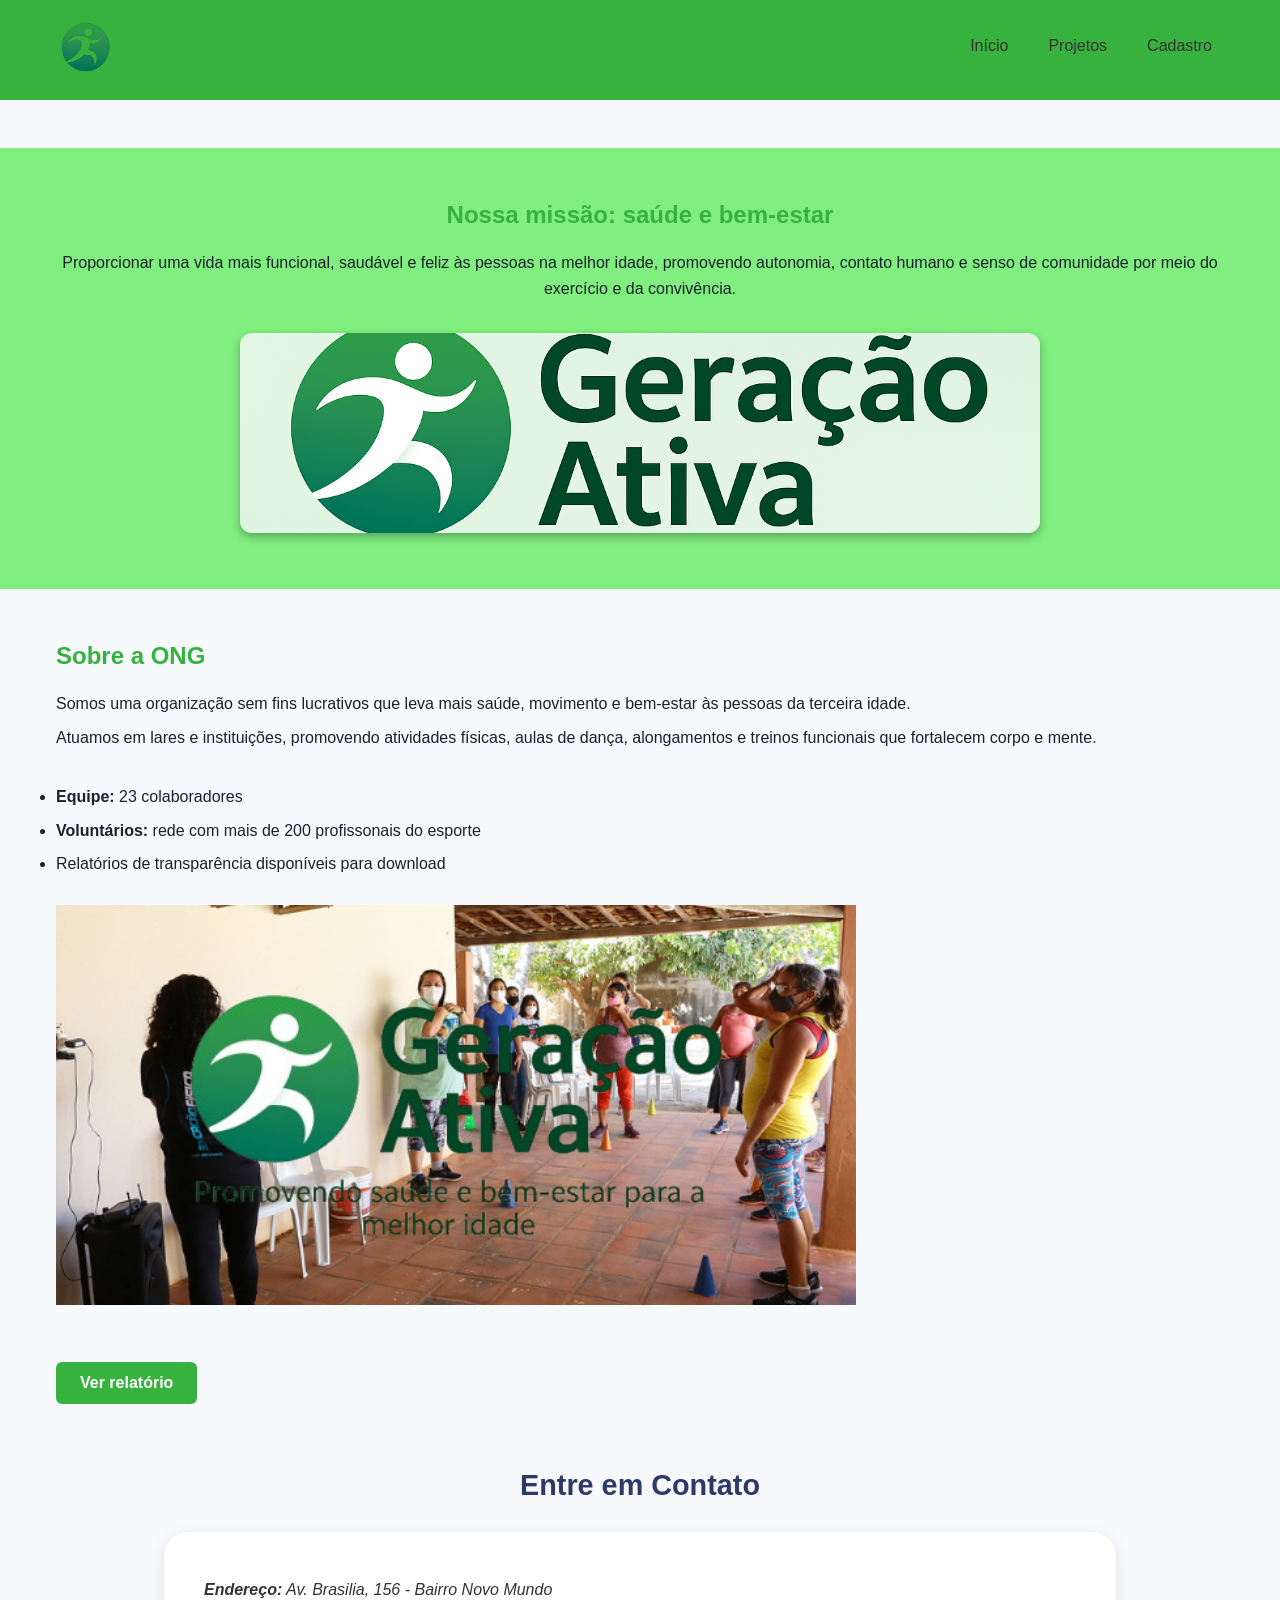
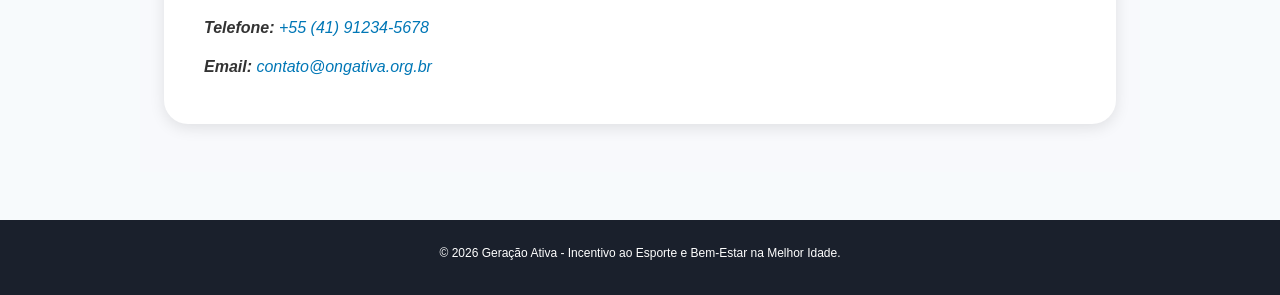
<file: index.html>
<!doctype html>
<html lang="pt-BR">
<head>
<!--Cabeçalho padrão para todas as páginas-->
    <meta charset="UTF-8">
    <meta name="viewport" content="width=device-width, initial-scale=1">
    <title>ONG Geração Ativa</title>
    <meta name="description" content="ONG Geração Ativa - Incentivo ao Esporte e Bem-Estar na Melhor Idade">
    <link rel="stylesheet" href="assets/css/style.css">
</head>
<body>
    <header class="site-header" role="banner">
        <div class="container">
            <a href="index.html" class="brand" aria-label="Início - ONG Geração Ativa">
                <img src="assets/images/LogoV3bg.png" class="logo" alt="Logotipo ONG Geração Ativa" />
            </a>

            <button class="menu-toggle" aria-label="Abrir menu" aria-expanded="false">
                <span class="bar"></span>
                <span class="bar"></span>
                <span class="bar"></span>
            </button>

            <nav class="main-nav" role="navigation" aria-label="Menu principal">
              <ul class="menu">
                  <li><a href="index.html">Início</a></li>
                  <li><a href="projetos.html">Projetos</a></li>
                  <li><a href="cadastro.html">Cadastro</a></li>
              </ul>
            </nav>
        </div>
    </header>

    <main>
            <section class="hero" aria-labelledby="hero-title">
      <div class="container">
        <h1 id="hero-title">Nossa missão: saúde e bem-estar</h1>
        <p>Proporcionar uma vida mais funcional, saudável e feliz às pessoas na melhor idade, promovendo autonomia, contato humano e senso de comunidade por meio do exercício e da convivência.</p>
        <img class="main-banner" src="assets/images/LogoV2.png" alt="Banner Geração Ativa" loading="lazy" />
      </div>
    </section>

    <section class="about container" aria-labelledby="about-title">
      <h2 id="about-title">Sobre a ONG</h2>
      <p>Somos uma organização sem fins lucrativos que leva mais saúde, movimento e bem-estar às pessoas da terceira idade.</p>
      <p>Atuamos em lares e instituições, promovendo atividades físicas, aulas de dança, alongamentos e treinos funcionais que fortalecem corpo e mente.</p><br>
      
      <ul>
        <li><strong>Equipe:</strong> 23 colaboradores</li>
        <li><strong>Voluntários:</strong> rede com mais de 200 profissonais do esporte</li>
        <li>Relatórios de transparência disponíveis para download</li>
      </ul>
      <div class="container-img">
         <img src="assets/images/treino_logo.png" alt="" loading="lazy" class="img-voluntario" />
     </div>
      <a href="assets/docs/relatorioW3C.pdf" class="btn" aria-label="Download relatório de transparência">Ver relatório</a>
    
    </section>

    <section class="contact container" aria-labelledby="contact-title">
        <h2 id="contact-title">Entre em Contato</h2>
        <div class="contact-card">
            <address>
            <p><strong>Endereço:</strong> Av. Brasilia, 156 - Bairro Novo Mundo </p>
            <p><strong>Telefone:</strong> <a href="tel:+551177777777">+55 (41) 91234-5678</a></p>
            <p><strong>Email:</strong> <a href="mailto:teste@behelp.org">contato@ongativa.org.br</a></p>
            </address>
        </div>
        </section>
  </main>

  <footer class="site-footer" role="contentinfo">
    <div class="container">
      <p>&copy; <span id="year"></span> Geração Ativa - Incentivo ao Esporte e Bem-Estar na Melhor Idade.</p>
    </div>
  </footer>

  <script src="assets/js/main.js" defer></script>
</body>
</html>
</file>
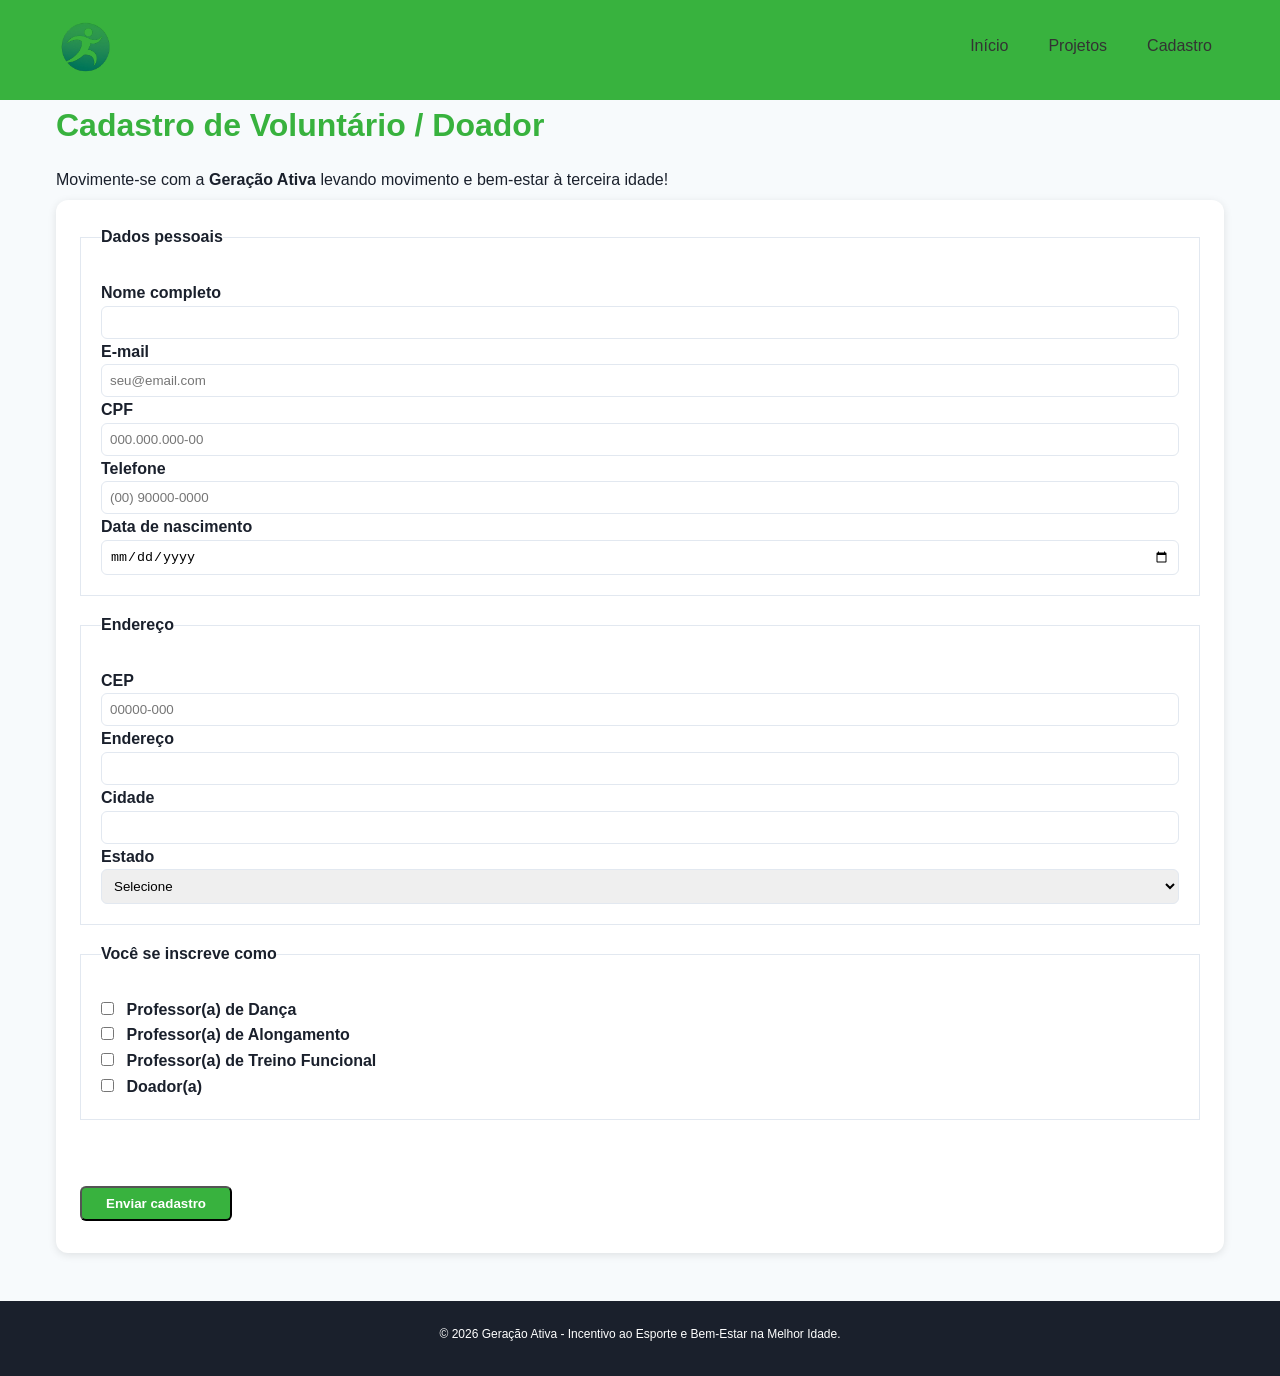
<file: cadastro.html>
<!doctype html>
<html lang="pt-BR">
<head>
<!--Cabeçalho padrão para todas as páginas-->
    <meta charset="UTF-8">
    <meta name="viewport" content="width=device-width, initial-scale=1">
    <title>Cadastro - ONG Geração Ativa</title>
    <link rel="stylesheet" href="assets/css/style.css">
</head>
<body>
    <header class="site-header" role="banner">
        <div class="container">
            <a href="index.html" class="brand" aria-label="Início - ONG Geração Ativa">
                <img src="assets/images/LogoV3bg.png" class="logo" alt="Logotipo ONG Geração Ativa" />
            </a>

            <button class="menu-toggle" aria-label="Abrir menu" aria-expanded="false">
                <span class="bar"></span>
                <span class="bar"></span>
                <span class="bar"></span>
            </button>

            <nav class="main-nav" role="navigation" aria-label="Menu principal">
              <ul class="menu">
                  <li><a href="index.html">Início</a></li>
                  <li><a href="projetos.html">Projetos</a></li>
                  <li><a href="cadastro.html">Cadastro</a></li>
              </ul>
            </nav>
        </div>
    </header>

    <main class="container" role="main">
        <h1>Cadastro de Voluntário / Doador</h1>
        <p>Movimente-se com a <strong>Geração Ativa</strong> levando movimento e bem-estar à terceira idade!</p>

        <form id="cadastroForm" action="#" method="post" novalidate>
            <fieldset>
            <legend>Dados pessoais</legend>

                <label for="nome">Nome completo</label>
                <input id="nome" name="nome" type="text" required  autocomplete="name" minlength="3">

                <label for="email">E-mail</label>
                <input id="email" name="email" type="email" required placeholder="seu@email.com" autocomplete="email">

                <label for="cpf">CPF</label>
                <input id="cpf" name="cpf" type="text" inputmode="numeric" required pattern="\d{3}\.\d{3}\.\d{3}-\d{2}" placeholder="000.000.000-00">
                
                <label for="telefone">Telefone</label>
                <input id="telefone" name="telefone" type="tel" inputmode="tel" required placeholder="(00) 90000-0000">

                <label for="nascimento">Data de nascimento</label>
                <input id="nascimento" name="nascimento" type="date" required max="2008-12-31">

            </fieldset>

            <fieldset>
            <legend>Endereço</legend>

                <label for="cep">CEP</label>
                <input id="cep" name="cep" type="text" inputmode="numeric" required placeholder="00000-000" pattern="\d{5}-\d{3}">

                <label for="endereco">Endereço</label>
                <input id="endereco" name="endereco" type="text" required>

                <label for="cidade">Cidade</label>
                <input id="cidade" name="cidade" type="text" required>

                <label for="estado">Estado</label>
                <select id="estado" name="estado" required>
                    <option value="">Selecione</option>
                    <option value="AC">AC</option>
                    <option value="AL">AL</option>
                    <option value="AP">AP</option>
                    <option value="AM">AM</option>
                    <option value="BA">BA</option>
                    <option value="CE">CE</option>
                    <option value="DF">DF</option>
                    <option value="ES">ES</option>
                    <option value="GO">GO</option>
                    <option value="MA">MA</option>
                    <option value="MT">MT</option>
                    <option value="MS">MS</option>
                    <option value="MG">MG</option>
                    <option value="PA">PA</option>
                    <option value="PB">PB</option>
                    <option value="PR">PR</option>
                    <option value="PE">PE</option>
                    <option value="PI">PI</option>
                    <option value="RJ">RJ</option>
                    <option value="RN">RN</option>
                    <option value="RS">RS</option>
                    <option value="RO">RO</option>
                    <option value="RR">RR</option>
                    <option value="SC">SC</option>
                    <option value="SP">SP</option>
                    <option value="SE">SE</option>
                    <option value="TO">TO</option>
                </select>
            </fieldset>

        <fieldset>
        <legend>Você se inscreve como</legend>

            <input type="checkbox" id="danca" name="perfil[]" value="professor-danca">
            <label for="alongamento">Professor(a) de Dança</label><br>

            <input type="checkbox" id="alongamento" name="perfil[]" value="professor-alongamento">
            <label for="alongamento">Professor(a) de Alongamento</label><br>

            <input type="checkbox" id="funcional" name="perfil[]" value="professor-funcional">
            <label for="funcional">Professor(a) de Treino Funcional</label><br>

            <input type="checkbox" id="doador" name="perfil[]" value="doador">
            <label for="doador">Doador(a)</label><br>

        </fieldset>

        <p>
            <button type="submit" class="btn">Enviar cadastro</button>
        </p>
        </form>
    </main>

    <footer class="site-footer" role="contentinfo">
        <div class="container">
            <p>&copy; <span id="year"></span> Geração Ativa - Incentivo ao Esporte e Bem-Estar na Melhor Idade.</p>
        </div>
    </footer>
    <script src="assets/js/main.js" defer></script>
</body>
</html>
</file>
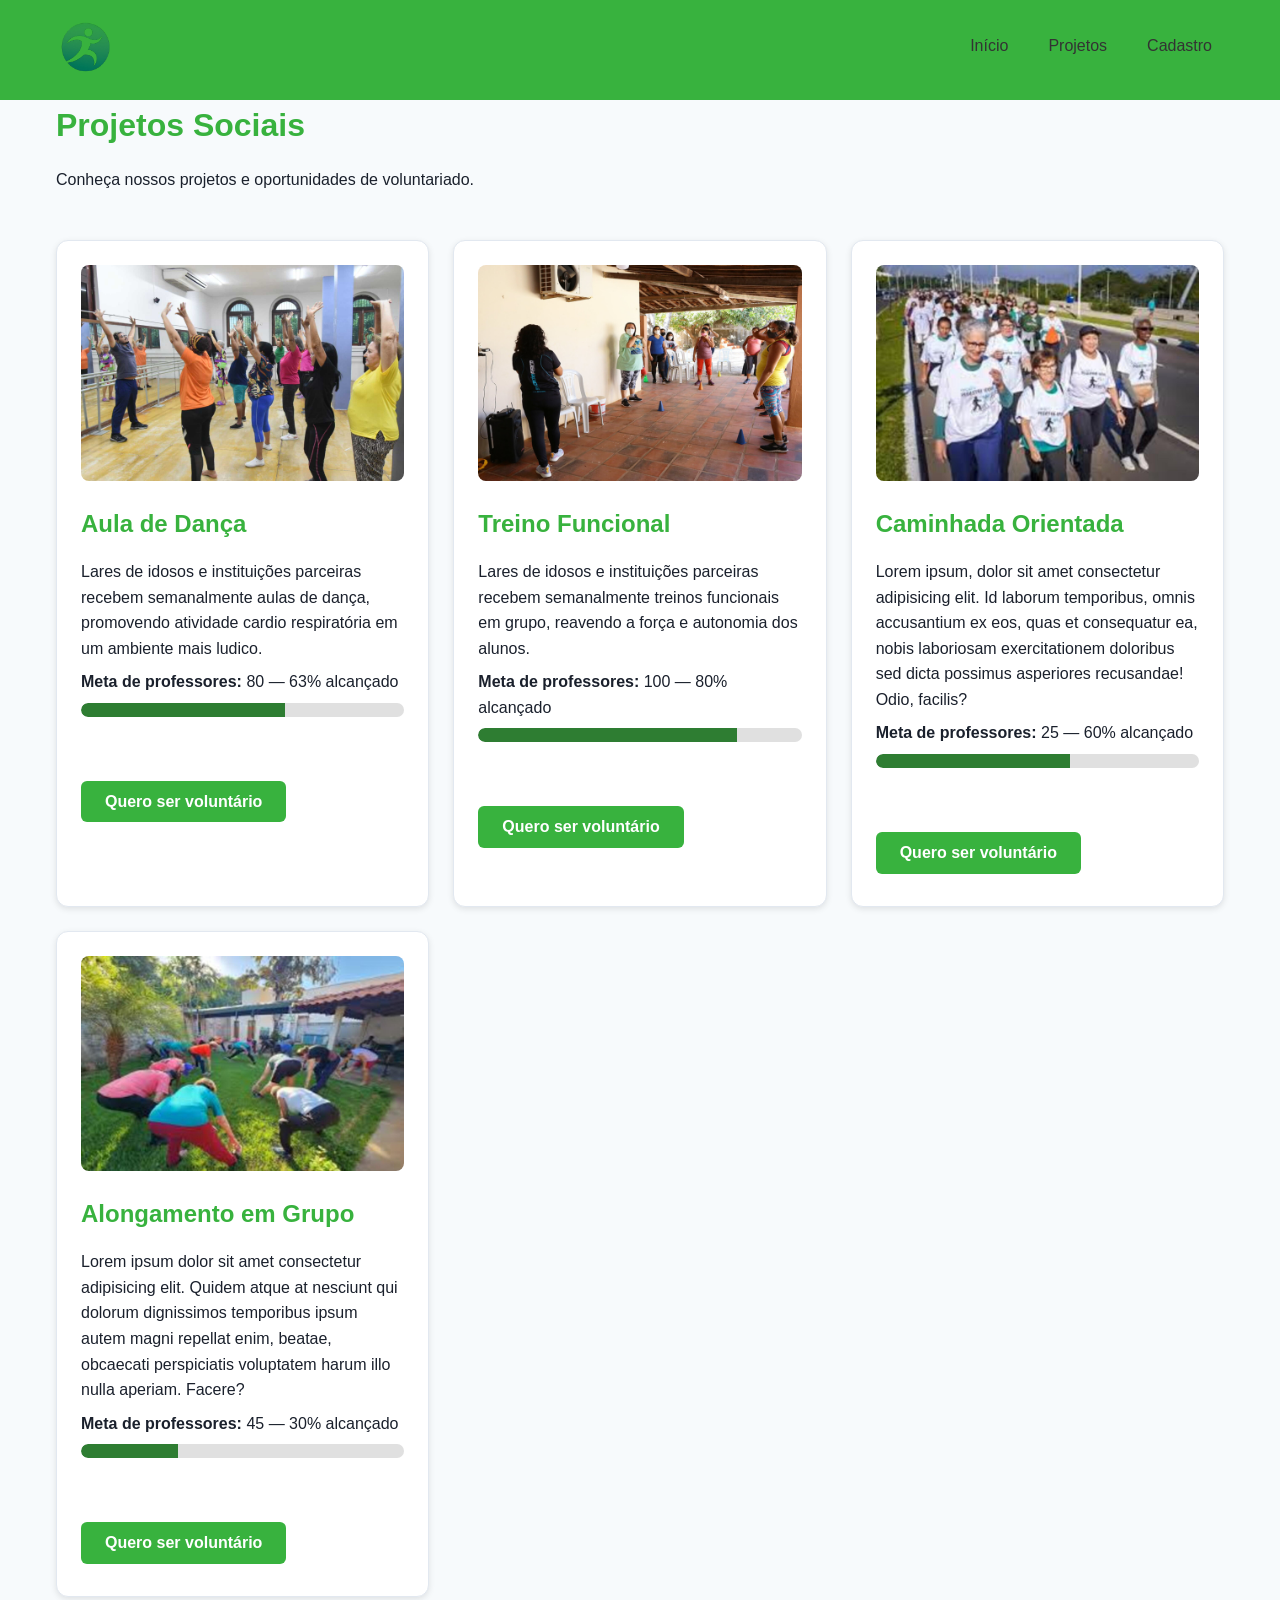
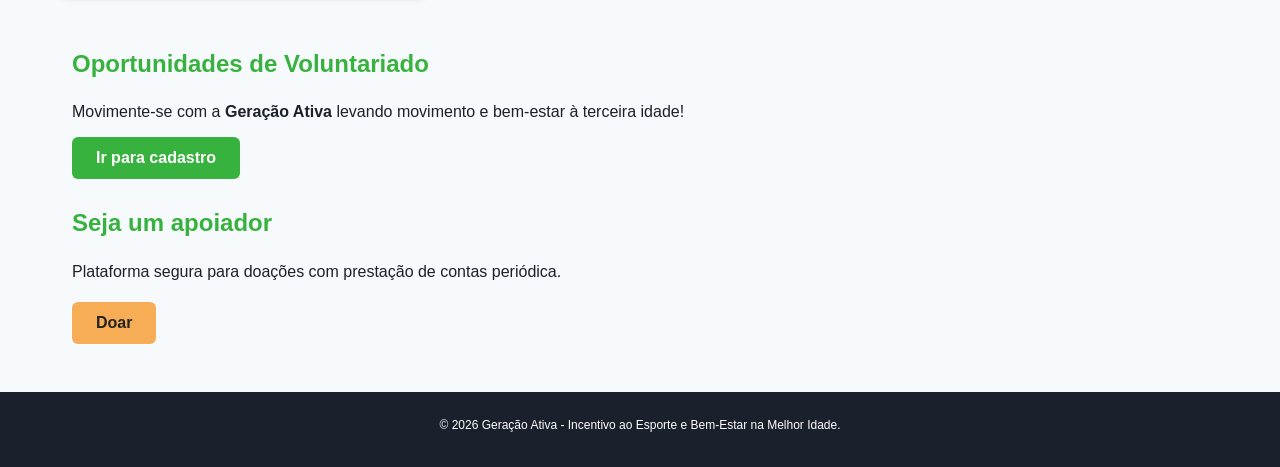
<file: projetos.html>
<!doctype html>
<html lang="pt-BR">
<head>
<!--Cabeçalho padrão para todas as páginas-->
    <meta charset="UTF-8">
    <meta name="viewport" content="width=device-width, initial-scale=1">
    <title>Projetos - ONG Geração Ativa</title>
    <link rel="stylesheet" href="assets/css/style.css">
</head>
<body>
    <header class="site-header" role="banner">
        <div class="container">
            <a href="index.html" class="brand" aria-label="Início - ONG Geração Ativa">
                <img src="assets/images/LogoV3bg.png" class="logo" alt="Logotipo ONG Geração Ativa" />
            </a>

            <button class="menu-toggle" aria-label="Abrir menu" aria-expanded="false">
                <span class="bar"></span>
                <span class="bar"></span>
                <span class="bar"></span>
            </button>

            <nav class="main-nav" role="navigation" aria-label="Menu principal">
              <ul class="menu">
                  <li><a href="index.html">Início</a></li>
                  <li><a href="projetos.html">Projetos</a></li>
                  <li><a href="cadastro.html">Cadastro</a></li>
              </ul>
            </nav>
        </div>
    </header>

    <main class="container" role="main">
        <h1>Projetos Sociais</h1>
        <p>Conheça nossos projetos e oportunidades de voluntariado.</p>

        <section class="projects-grid" aria-label="Lista de projetos">
            <article class="project-card" aria-labelledby="p1-title">
                <img src="assets/images/aula_danca.jpeg" alt="Aula de Dança" loading="lazy" />
                <h2 id="p1-title">Aula de Dança</h2>
                <p>Lares de idosos e instituições parceiras recebem semanalmente aulas de dança, promovendo atividade cardio respiratória em um ambiente mais ludico.</p>
                <p><strong>Meta de professores:</strong> 80 — <span class="progress">63% alcançado</span></p>
                <div class="progress-bar" data-progress="63">
                    <div class="progress-fill"></div>
                </div>
                <p>
                    <a href="cadastro.html" class="btn">Quero ser voluntário</a>
                </p>
            </article>

            <article class="project-card" aria-labelledby="p2-title">
                <img src="assets/images/treino.funcional.jpeg" alt="Treino Funcional" loading="lazy" />
                <h2 id="p1-title">Treino Funcional</h2>
                <p>Lares de idosos e instituições parceiras recebem semanalmente treinos funcionais em grupo, reavendo  a força e autonomia dos alunos.</p>
                <p><strong>Meta de professores:</strong> 100 — <span class="progress">80% alcançado</span></p>
                <div class="progress-bar" data-progress="80">
                    <div class="progress-fill"></div>
                </div>
                <p>
                <a href="cadastro.html" class="btn">Quero ser voluntário</a>
                </p>
            </article>

            <article class="project-card" aria-labelledby="p2-title">
                <img src="assets/images/caminhada.jpeg" alt="Caminhada Orientada<" loading="lazy" />
                <h2 id="p1-title">Caminhada Orientada</h2>
                <p>Lorem ipsum, dolor sit amet consectetur adipisicing elit. Id laborum temporibus, omnis accusantium ex eos, quas et consequatur ea, nobis laboriosam exercitationem doloribus sed dicta possimus asperiores recusandae! Odio, facilis?</p>
                <p><strong>Meta de professores:</strong> 25 — <span class="progress">60% alcançado</span></p>
                <div class="progress-bar" data-progress="60">
                    <div class="progress-fill"></div>
                </div>
                <p>
                    <a href="cadastro.html" class="btn">Quero ser voluntário</a>
                </p>
            </article>

            <article class="project-card" aria-labelledby="p4-title">
                <img src="assets/images/alongamento.jpeg" alt="Alongamento em Grupo" loading="lazy" />
                <h2 id="p1-title">Alongamento em Grupo</h2>
                <p>Lorem ipsum dolor sit amet consectetur adipisicing elit. Quidem atque at nesciunt qui dolorum dignissimos temporibus ipsum autem magni repellat enim, beatae, obcaecati perspiciatis voluptatem harum illo nulla aperiam. Facere?</p>
                <p><strong>Meta de professores:</strong> 45 — <span class="progress">30% alcançado</span></p>
                <div class="progress-bar" data-progress="30">
                    <div class="progress-fill"></div>
                </div>
                <p>
                <a href="cadastro.html" class="btn">Quero ser voluntário</a>
                </p>
            </article>
        </section>

        
        
        <section id="volunteer" aria-labelledby="vol-title" class="container">
            <h2 id="vol-title">Oportunidades de Voluntariado</h2>
            <p>Movimente-se com a <strong>Geração Ativa</strong> levando movimento e bem-estar à terceira idade!</p>
            <a href="cadastro.html" class="btn" style="display:inline-block; margin-top:4px;">
                Ir para cadastro
            </a><br><br>

        </section>

        <section id="donate" aria-labelledby="don-title" class="container">
            <h2 id="don-title">Seja um apoiador</h2>
            <p>Plataforma segura para doações com prestação de contas periódica.</p>
        <a href="#donate" class="btn-secondary">Doar</a>
        
        </section>
    </main>

   <footer class="site-footer" role="contentinfo">
        <div class="container">
            <p>&copy; <span id="year"></span> Geração Ativa - Incentivo ao Esporte e Bem-Estar na Melhor Idade.</p>
        </div>
    </footer>

    <script src="assets/js/main.js" defer></script>
</body>
</html>
</file>
<file: assets/css/style.css>
/* =========================================================
   DESIGN SYSTEM — ONG GERAÇÃO ATIVA
   ========================================================= */

/*  Paleta de cores */
:root {
  --color-primary: #38b23e;
  --color-primary-light: #80EF80;
  --color-secondary: #38b23e;
  --color-accent: #f6ad55;
  --color-danger: #e53e3e;
  --color-success: #7abb48;
  --color-neutral-100: #f7fafc;
  --color-neutral-300: #e2e8f0;
  --color-neutral-600: #718096;
  --color-neutral-900: #1a202c;

  /*  Tipografia */
  --font-base: 'Segoe UI', Roboto, Arial, sans-serif;
  --font-size-xs: 0.8rem;
  --font-size-sm: 0.9rem;
  --font-size-md: 1rem;
  --font-size-lg: 1.4rem;
  --font-size-xl: 2rem;

  /*  Espaçamento modular (8px scale) */
  --space-1: 8px;
  --space-2: 16px;
  --space-3: 24px;
  --space-4: 32px;
  --space-5: 48px;
  --space-6: 64px;

  /*  Grid System */
  --container-width: 1200px;
  --radius: 8px;
  --shadow: 0 4px 8px rgba(0,0,0,0.1);
}

/* =========================================================
   RESETO E BASE
   ========================================================= */
* {
  margin: 0;
  padding: 0;
  box-sizing: border-box;
}

body {
  font-family: var(--font-base);
  font-size: var(--font-size-md);
  color: var(--color-neutral-900);
  background-color: var(--color-neutral-100);
  line-height: 1.6;
}

.container {
  max-width: var(--container-width);
  margin: 0 auto;
  padding: 0 var(--space-2);
}

/* =========================================================
   CABEÇALHO E MENU
   ========================================================= */
.site-header {
  background: var(--color-primary);
  color: #fff;
  padding: var(--space-2) 0;
}

.site-header .container {
  display: flex;
  justify-content: space-between;
  align-items: center;
}

.main-nav ul {
  display: flex;
  gap: var(--space-3);
  list-style: none;
}

.main-nav a {
  color: #fff;
  text-decoration: none;
  font-weight: 600;
  transition: color 0.3s;
}

.main-nav a:hover,
.main-nav a[aria-current="page"] {
  color: var(--color-accent);
}

/* =========================================================
   HERO
   ========================================================= */
.hero {
  background: var(--color-primary-light);
  color: #fff;
  text-align: center;
  padding: var(--space-5) var(--space-2);
}

.hero img {
  width: 100%;
  max-width: 800px;
  border-radius: 12px;
  margin-top: var(--space-3);
  box-shadow: 0 4px 10px rgba(0,0,0,0.3);
}
/* ====== Barra de progresso ====== */

.progress-bar {
  width: 100%;
  height: 14px;
  background-color: #e0e0e0;
  border-radius: 10px;
  overflow: hidden;
  position: relative;
  margin: 8px 0 14px;
}

.progress-fill {
  height: 100%;
  width: 0%;
  background-color: #2e7d32; /* verde institucional */
  border-radius: 10px 0 0 10px;
  transition: width 1.5s ease-out;
}


/* =========================================================
   ALERTS / TOASTS
   ========================================================= */

.alert {
  padding: var(--space-2);
  border-radius: var(--radius);
  margin: var(--space-2) 0;
  font-weight: bold;
  text-align: center;
}

.alert.success {
  background: var(--color-success);
  color: #fff;
}

.alert.error {
  background: var(--color-danger);
  color: #fff;
}

/* =========================================================
   SEÇÕES GERAIS
   ========================================================= */
section {
  margin: var(--space-5) 0;
}
.contact {
    margin-top: 10px;
}
.img-voluntario {
  width: 800px;
  height: 400px;
  margin-top: 20px;
}
.site-footer p {
    color:#fff;
  font-size: 12px;
}
#year2{
    color:#fff;
     margin-right: 10px;
     margin-left: 2px;
     font-size: 12px;
}
.logo{
     width: 60px;
     height: 60px;
     border-radius: 20px;
}
h1, h2, h3 {
  font-weight: 700;
  color: var(--color-primary);
  margin-bottom: var(--space-2);
}

p, li {
  color: var(--color-neutral-900);
  margin-bottom: var(--space-1);
}
 
.btn, .btn-secondary {
  display: inline-block;
  padding: var(--space-1) var(--space-3);
  border-radius: 6px;
  font-weight: bold;
  text-decoration: none;
  transition: 0.3s;
  margin-top: 10px;
}

.btn {
  background: var(--color-secondary);
  color: #fff;
  margin-top: 50px;
 
}

.btn-cadastro {
    margin-bottom: 100px;
    margin-left: 10px;
}

.btn:hover {
  background: var(--color-primary);
}

.btn-secondary {
  background: var(--color-accent);
  color: #222;
}

.btn-secondary:hover {
  background: var(--color-primary-light);
  color: #fff;
}
.contact {
  text-align: center;
  padding: 3rem 1.5rem;
  background: #f8f9fc;
 max-width: 1000px;
}

.contact h2 {
  font-size: 1.8rem;
  color: #2b3a67;
  margin-bottom: 1.5rem;
}

.contact-card {
  display: inline-block;
  background: #fff;
  padding: 2rem 2.5rem;
  border-radius: 1.5rem;
  box-shadow: 0 4px 15px rgba(0, 0, 0, 0.1);
   width: 100%;
  text-align: left;
  transition: transform 0.3s ease, box-shadow 0.3s ease;
}

.contact-card:hover {
  transform: translateY(-5px);
  box-shadow: 0 6px 20px rgba(0, 0, 0, 0.15);
}

.contact-card p {
  margin: 0.8rem 0;
  font-size: 1rem;
  color: #333;
}

.contact-card a {
  color: #0077b6;
  text-decoration: none;
  font-weight: 500;
}

.contact-card a:hover {
  text-decoration: underline;
}
/* =========================================================
   GRID DE PROJETOS
   ========================================================= */
.projects-grid {
  display: grid;
  grid-template-columns: repeat(auto-fit, minmax(300px, 1fr));
  gap: var(--space-3);
}
.grid {
  display: grid;
  grid-template-columns: repeat(12, 1fr);
  gap: var(--spacing-md);
}

[class*="col-"] {
  grid-column: span 12; /* padrão para telas pequenas */
}
.project-card {
  background: #fff;
  border: 1px solid var(--color-neutral-300);
  border-radius: 12px;
  padding: var(--space-3);
  box-shadow: 0 2px 6px rgba(0,0,0,0.1);
  transition: transform 0.3s;
}

.project-card:hover {
  transform: translateY(-4px);
}

.project-card img {
  width: 100%;
  border-radius: 8px;
  margin-bottom: var(--space-2);
}
.main-banner{
     width: 1200px;
     height: 200px;
     object-fit: cover; 
}
/* =========================================================
   FORMULÁRIOS
   ========================================================= */
form {
  display: grid;
  gap: var(--space-2);
  background: #fff;
  padding: var(--space-3);
  border-radius: 12px;
  box-shadow: 0 2px 8px rgba(0,0,0,0.1);
}
fieldset {
    padding: 20px;
    border: 1px solid var(--color-neutral-300);
    margin: 0;
    text-align: left;
}

legend {
  font-weight: bold;
  margin-bottom: 10px;
  text-align: left; /* Alinha o título à esquerda */
}

label {
  font-weight: 600;
  margin-top: var(--space-1);
}

input, select {
  padding: var(--space-1);
  border: 1px solid var(--color-neutral-300);
  border-radius: 6px;
  width: 100%;
}
input[type="checkbox"] {
  width: auto;
  margin-right: 8px;
}

input:focus, select:focus {
  outline: 2px solid var(--color-primary-light);
}

button.btn {
  width: fit-content;
  
}

/* =========================================================
   FOOTER
   ========================================================= */
.site-footer {
  background: var(--color-neutral-900);
  color: #fff;
  text-align: center;
  padding: var(--space-3);
  margin-top: var(--space-5);
}

/* =========================================================
   RESPONSIVIDADE
   ========================================================= */
@media (max-width: 1024px) {
  .hero {
    padding: var(--space-4);
  }
  .img-voluntario{
    width: 100%;
    height: auto;
    margin-top: 20px;
  }
}

@media (max-width: 768px) {
  .main-nav ul {
    flex-direction: column;
    background: var(--color-primary);
    text-align: center;
  }
  .img-voluntario{
    width: 100%;
    height: auto;
    margin-top: 20px;
  }

  .container {
    padding: 0 var(--space-1);
  }
}

@media (max-width: 480px) {
  h1 {
    font-size: var(--font-size-lg);
  }

  .hero img {
    max-width: 100%;
  }
}

/* =========================================================
   MENU HAMBÚRGUER RESPONSIVO
   ========================================================= */

.menu-toggle {
  display: none;
  flex-direction: column;
  justify-content: center;
  gap: 5px;
  width: 32px;
  height: 32px;
  background: none;
  border: none;
  cursor: pointer;
  margin-left: 50px;
}

.menu-toggle .bar {
  height: 3px;
  width: 100%;
  background: #fff;
  border-radius: 3px;
  transition: 0.3s;
}

/* Estado ativo (menu aberto) */
.menu-toggle.active .bar:nth-child(1) {
  transform: rotate(45deg) translateY(8px);
}

.menu-toggle.active .bar:nth-child(2) {
  opacity: 0;
}

.menu-toggle.active .bar:nth-child(3) {
  transform: rotate(-45deg) translateY(-8px);
}

/* Menu padrão desktop */
.main-nav {
  display: flex;
}


/* Menu mobile fechado */
@media (max-width: 768px) {
  .menu-toggle {
    display: flex;
  }

  .main-nav {
    position: absolute;
    top: 70px;
    right: 0;
    background: var(--color-primary);
    width: 100%;
    flex-direction: column;
    align-items: center;
    gap: var(--space-2);
    padding: var(--space-3) 0;
    transform: translateY(-100%);
    opacity: 0;
    pointer-events: none;
    transition: 0.4s ease;
  }

  .main-nav.open {
    transform: translateY(0);
    opacity: 1;
    pointer-events: auto;
  }

  .main-nav a {
    font-size: var(--font-size-lg);
  }
}
@media (max-width: 1200px) { }
@media (max-width: 360px)  {  }

 
 /* =========================================================
    Dropdown Menu
   ========================================================= */
  /* ====== SUBMENU (INATIVO POR PADRÃO) ====== */
.submenu {
  position: absolute;
  top: 100%;
  left: 0;
  min-width: 180px;
  background: #fff;
  border: 1px solid var(--color-border, #ddd);
  border-radius: 6px;
  box-shadow: 0 4px 10px rgba(0, 0, 0, 0.08);
  list-style: none;
  padding: 8px 0;
  margin: 0;
  display: none; /* 🔒 Inativo inicialmente */
  opacity: 0;
  visibility: hidden;
  transform: translateY(10px);
  transition: all 0.25s ease;
  z-index: 10;
}

 
.has-submenu:hover > .submenu,
.has-submenu.active > .submenu {
  display: block;
  opacity: 1;
  visibility: visible;
  transform: translateY(0);
}
 
.submenu li a {
  padding: 8px 16px;
  color: var(--color-dark, #333);
  white-space: nowrap;
}

.submenu li a:hover {
  background: var(--color-primary, #007BFF);
  color: #fff !important;
}

/* ====== RESPONSIVO ====== */
@media (max-width: 768px) {
  .main-nav ul.menu {
    flex-direction: column;
    align-items: flex-start;
  }

  .submenu {
    position: relative;
    box-shadow: none;
    border: none;
    background: transparent;
    transform: none;
  }

  .submenu li a {
    padding-left: 24px;
  }
}

   /* ====== MENU PRINCIPAL ====== */
.main-nav {
  position: relative;
}

.main-nav ul.menu {
  list-style: none;
  margin: 0;
  padding: 0;
  display: flex;
  gap: var(--spacing-md, 16px);
  align-items: center;
}

.main-nav ul.menu li {
  position: relative;
}

.main-nav ul.menu a {
  text-decoration: none;
  color: var(--color-dark, #333);
  font-weight: 500;
  padding: 8px 12px;
  display: block;
  transition: color 0.3s ease;
}

.main-nav ul.menu a:hover {
  color: var(--color-primary-light, #007BFF);
}
</file>
